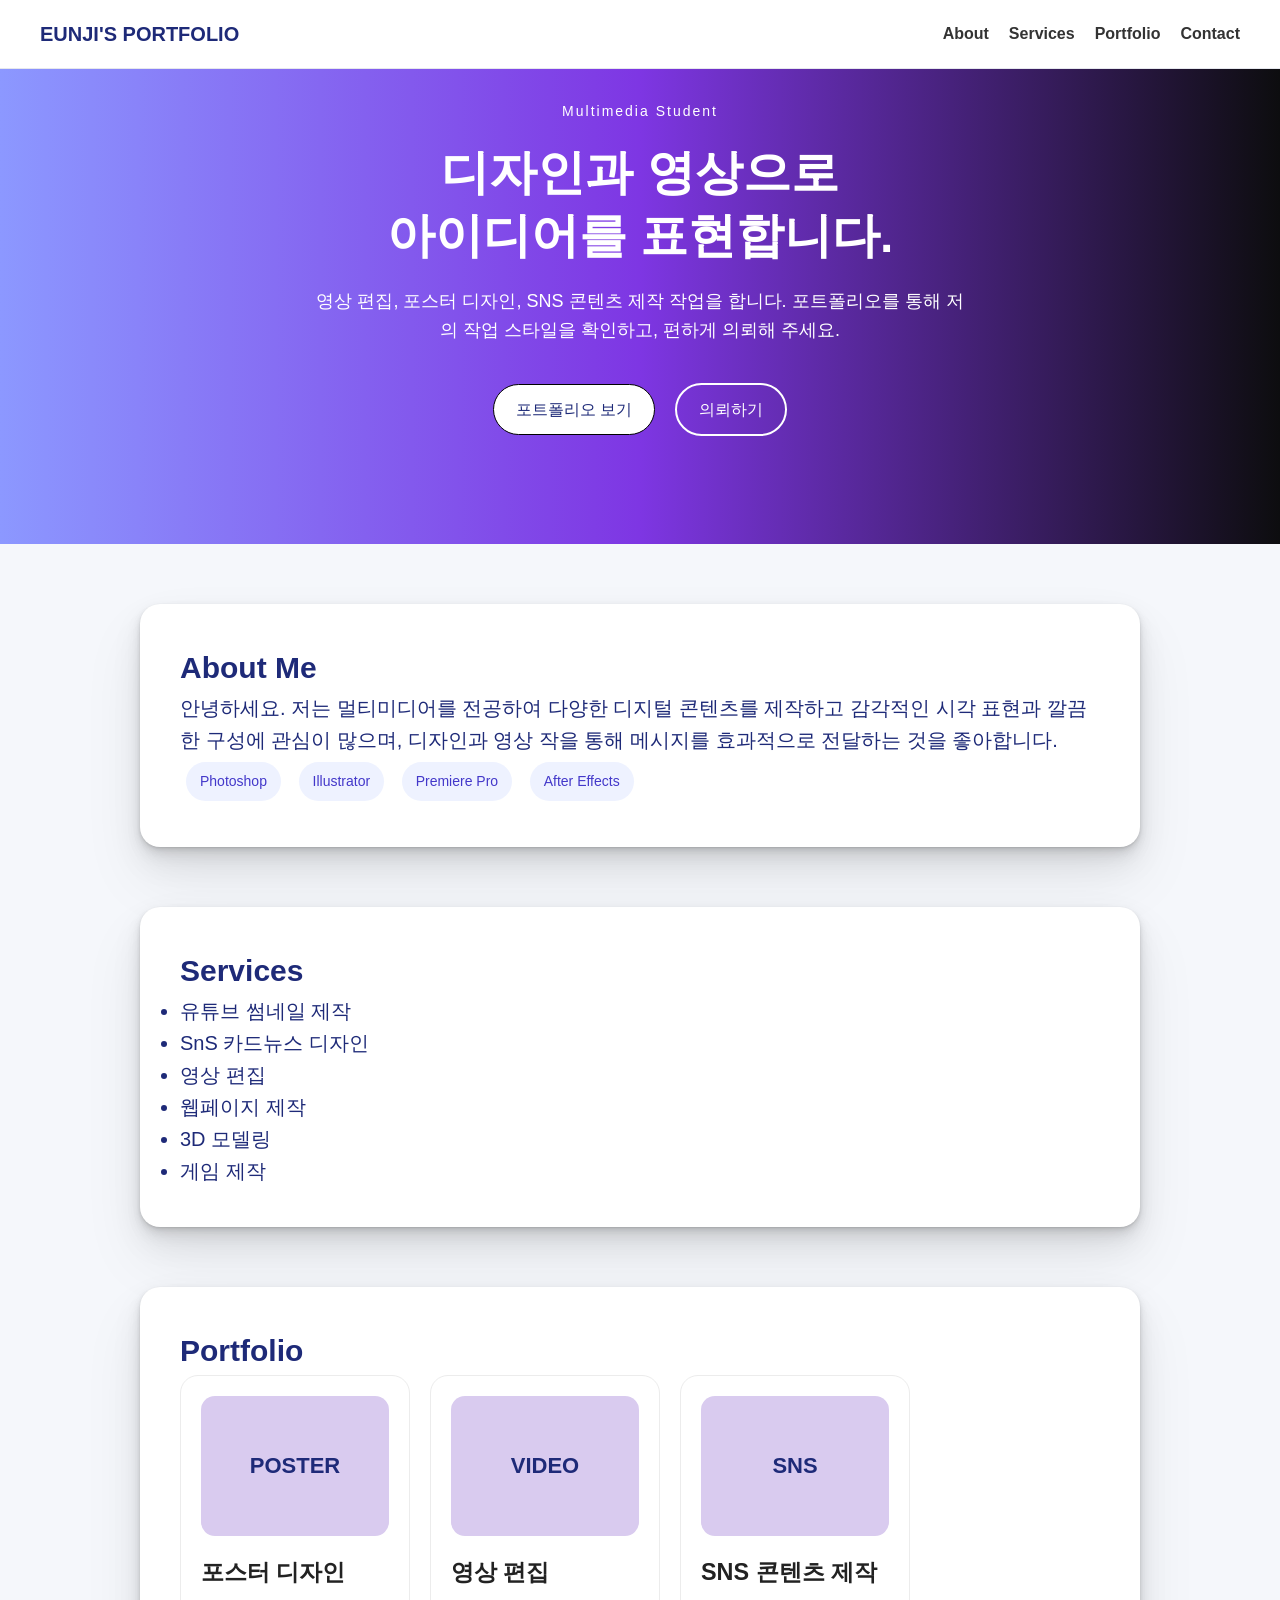
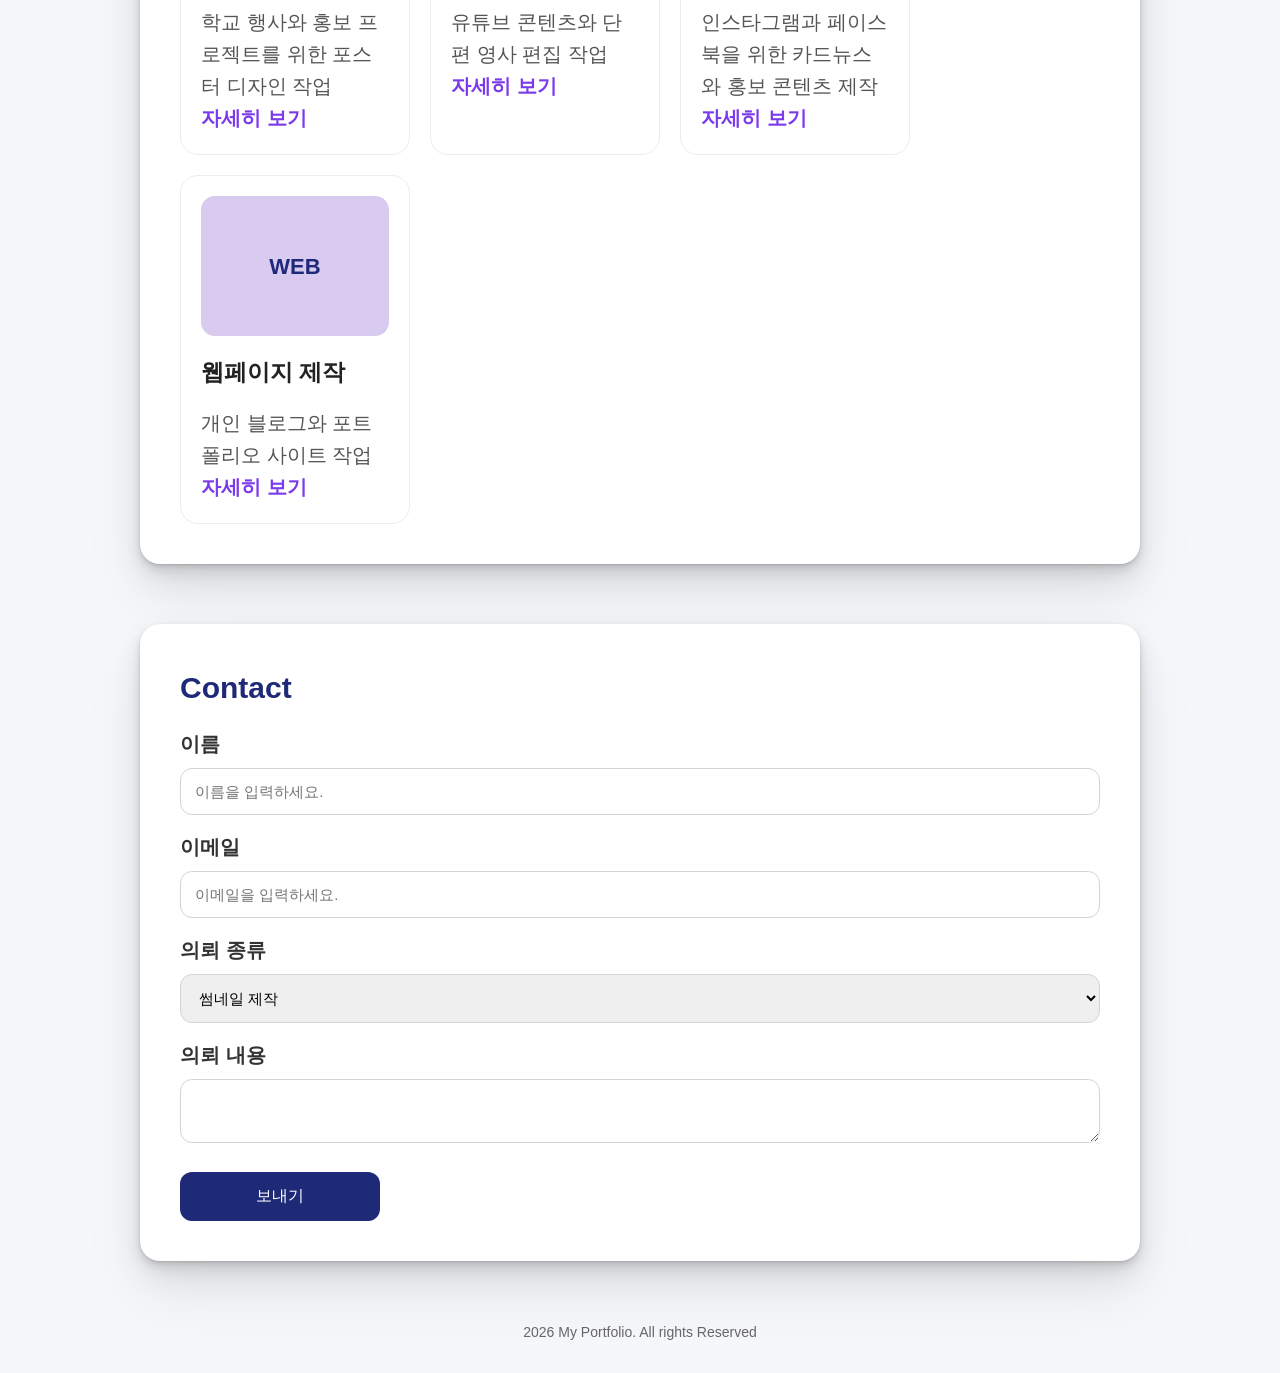
<file: index.html>
<!DOCTYPE html>

<html lang="en">

<head>

    <meta charset="UTF-8">

    <meta name="viewport" content="width=device-width, initial-scale=1.0">

    <title>Eunji's Portfolio</title>

    <link rel="stylesheet" href="style.css">



</head>

<body>

    <nav>

    <div class="logo">EUNJI'S PORTFOLIO</div>

    <ul>

        <li><a href="#about">About</a></li>

        <li><a href="#services">Services</a></li>

        <li><a href="#portfolio">Portfolio</a></li>

        <li><a href="#contact">Contact</a></li>

    </ul>

    </nav>



   <header class="hero">

    <div class="hero-text">

        <p class="small-title">Multimedia Student</p>

        <h1>디자인과 영상으로 <br> 아이디어를 표현합니다.</br> </h1>

        <p class="hero-descripstion">영상 편집, 포스터 디자인, SNS 콘텐츠 제작 작업을 합니다. 포트폴리오를 통해 저의 작업 스타일을 확인하고, 편하게 의뢰해 주세요.</p>

       

      <div class="hero-buttons">

    <a href="#" class="btn first">포트폴리오 보기</a>

    <a href="#" class="btn second">의뢰하기</a>

    </div>

    </div>

</header>



    <section id="about">

    <h2>About Me</h2>

        <p>안녕하세요. 저는 멀티미디어를 전공하여 다양한 디지털 콘텐츠를 제작하고 감각적인 시각 표현과 깔끔한 구성에 관심이 많으며, 디자인과 영상 작을 통해 메시지를 효과적으로 전달하는 것을 좋아합니다. </p>

       

        <div class="skills">

            <span>Photoshop</span>

            <span>Illustrator</span>

            <span>Premiere Pro</span>

            <span>After Effects</span>

        </div>

    </section>



    <section id="services">

     <h2> Services </h2>

    <ul>

        <li>유튜브 썸네일 제작</li>

        <li>SnS 카드뉴스 디자인</li>

        <li>영상 편집</li>

        <li>웹페이지 제작</li>

        <li>3D 모델링</li>

        <li>게임 제작</li>

    </Ul>



    </section>



    <section id="portfolio">

     <h2>Portfolio</h2>  



     <div class="portfolio-grid">

        <div class="card">

            <div class="card-image">POSTER</div>

            <h3>포스터 디자인</h3>

            <P>학교 행사와 홍보 프로젝트를 위한 포스터 디자인 작업</P>

            <a href="poster.html" target="_blank">자세히 보기</a>

        </div>



       <div class="card">

        <div class="card-image">VIDEO</div>

            <h3>영상 편집</h3>

            <P>유튜브 콘텐츠와 단편 영사 편집 작업</P>

            <a href="video.html" target="_blank">자세히 보기</a>



       </div>



       <div class="card">

        <div class="card-image">SNS</div>

            <h3>SNS 콘텐츠 제작</h3>

            <P>인스타그램과 페이스북을 위한 카드뉴스와 홍보 콘텐츠 제작</P>

            <a href="sns.html" target="_blank">자세히 보기</a>

     </div>



            <div class="card">

        <div class="card-image">WEB</div>

            <h3>웹페이지 제작</h3>

            <P>개인 블로그와 포트폴리오 사이트 작업</P>

            <a href="web.html" target="_blank">자세히 보기</a>

     </div>





    </div>



    </section>







    <section id="contact">

        <h2>Contact</h2>



        <form class="contact-form">

            <label for="name">이름</label>

            <input type="text" name="name" placeholder="이름을 입력하세요.">



            <label for="email">이메일</label>

            <input type="email" name="email" placeholder="이메일을 입력하세요.">



            <label>의뢰 종류</label>

            <select name="type">

                <option> 썸네일 제작 </option>

                <option> 포스터 제작 </option>

                <option> 영상 편집 </option>

                <option> 웹페이지 제작 </option>

            </select>



            <label>의뢰 내용</label>

            <textarea name="message" placeholder="의뢰할 내용을 입력하세요." rows="S">

            </textarea>



            <input type="submit" value="보내기">



        </form>

       

    </section>



    <footer>

        <p> 2026 My Portfolio. All rights Reserved</p>

    </footer>



</body>

</html>
</file>
<file: style.css>
*{

   box-sizing: border-box;

   margin: 0;

   padding: 0;

   font-family: Arial, Helvetica, sans-serif;



}



  body{

   background-color: #f5f7fb;

   color: #222;

   line-height: 1.6;

  }





nav {

 background-color: #ffffff;

 border-bottom:1px solid #e5e7ed;

 padding: 18px 40px;

 display: flex;

 justify-content: space-between;

 align-items: center;

 position: fixed;

 width: 100%;

 top: 0;

 left: 0;

 z-index: 1000;

}





 nav ul {

    list-style: none;

    display: flex;

    gap:20px;

   }



nav ul li a{

    text-decoration: none;

    color: #333;

    font-weight: bold;

    }



nav ul li a:hover{

      color:#7c3aed;

    }



.logo {

      font-size: 20px;

      font-weight: bold;

      color:#1e2a78;



    }

   

.hero {

  background: #8c98ff;

background: linear-gradient(90deg, rgba(140, 152, 255, 1) 0%, rgba(126, 54, 227, 1) 50%, rgba(13, 13, 15, 1) 100%);

  color: white;

  padding: 100px 20px;

  text-align: center;

  animation: fadeUp 3s ease;

}



.small-title {

  font-size: 14px;

  letter-spacing: 2px;

  margin-bottom: 20px;

}



.hero h1{

   font-size: 48px;

   margin-bottom: 20px;

   line-height: 1.3;

}



.hero-descripstion {

   font-size: 18px;

   width: 650px;

   margin: 0 auto 30px auto;

}

   

.btn {

  display: inline-block;

  padding: 12px 22px;

  border: 1.5px solid black;

  border-radius: 30px;

  text-decoration: none;

  margin: 8px;

}



  .first{

    background-color: white;

    color: #1e2a78;

  }



    .second:hover{

    background-color: white;

    color: #1e2a78;

  }



  .second{

    border:2px solid white;

    color: white;

  }



    .second:hover{

    background-color: white;

    color: #1e2a78;

  }



  section{

   background-color: white;

   width:1000px;

   margin: 60px auto;

   padding: 40px;

   border-radius: 20px;

   box-shadow: rgba(0, 0, 0, 0.07) 0px 1px 2px, rgba(0, 0, 0, 0.07) 0px 2px 4px, rgba(0, 0, 0, 0.07) 0px 4px 8px, rgba(0, 0, 0, 0.07) 0px 8px 16px, rgba(0, 0, 0, 0.07) 0px 16px 32px, rgba(0, 0, 0, 0.07) 0px 32px 64px;



  }



  section{

   font-size: 20px;

   margin-bottom: 30px;

   color: #1e2a78;



  }

 

  .skills span{

  display: inline-block;

  background-color: #eef2ff;

  padding: 8px 14px;

  border-radius: 20px;

  margin: 6px;

  font-size: 14px;

  color: #4338ca;



  }



  #service ul{

   font-size: 17px;



  }



  footer{

   text-align: center;

   padding: 30px 20px;

   color: #666;

   font-size: 14px;

  }



  .card{

   width: 230px;

  border: 1px solid #ececec;

  border-radius: 18px;

  padding: 20px;

  transition: box-shadow 0.3s, transform 0.3s;



  }



  .card:hover{

   transform: translate(0,-8px);

      box-shadow: 0 10px 24px rgba(0,0,0,0.12);

  }



  .card h3{

    color: #222;

    margin-bottom: 15px;

  }



  .card p{

    color: #555;

    margin-bottom: none;

  }



  .card a{

   color: #7c3aed;

   text-decoration: none;

   font-weight: bold;

  }



  .card a:hover{

    text-decoration: underline;

  }



  .card-image{

   height: 140px;

   background-color: #d9cbef;

   border-radius: 14px;

   font-size: 22px;

   font-weight: bold;

   color:#1e2a78;

   display: flex;

   justify-content: center;

   align-items: center;

   margin-bottom: 18px;

  }



  .portfolio-grid{

   display: flex;

   gap: 20px;

   flex-wrap: wrap;

  }



  .contact-form label{

   display: block;

   margin-top: 16px;

   margin-bottom: 8px;

   color: #333;

   font-weight: bold;

  }



  .contact-form input,

  .contact-form select,

  .contact-form textarea{



   width: 100%;

   padding: 14px;

   border: 1px solid #d1d5db;

   border-radius: 12px;

   font-size: 15px;

  }

 

  .contact-form input[type="submit"]{



   margin-top: 20px;

   background-color: #1e2a78;

   color: white;

   width: 200px;

   font-size: 16px;

   border: none;

   padding: 14px 24px;

   transition: background-color 0.3s, transform 0.3s;



  }



    .contact-form input[type="submit"]:hover{

      background-color: #7c3aed;

      transform: translate(0, -4px);

    }



    @keyframes gadeup {

      from{

         opacity: 0;

         transform: translate(0, 25px);

      }

      to{

         opacity: 1;

         transform: translate(0,0);



      }

    }
</file>
